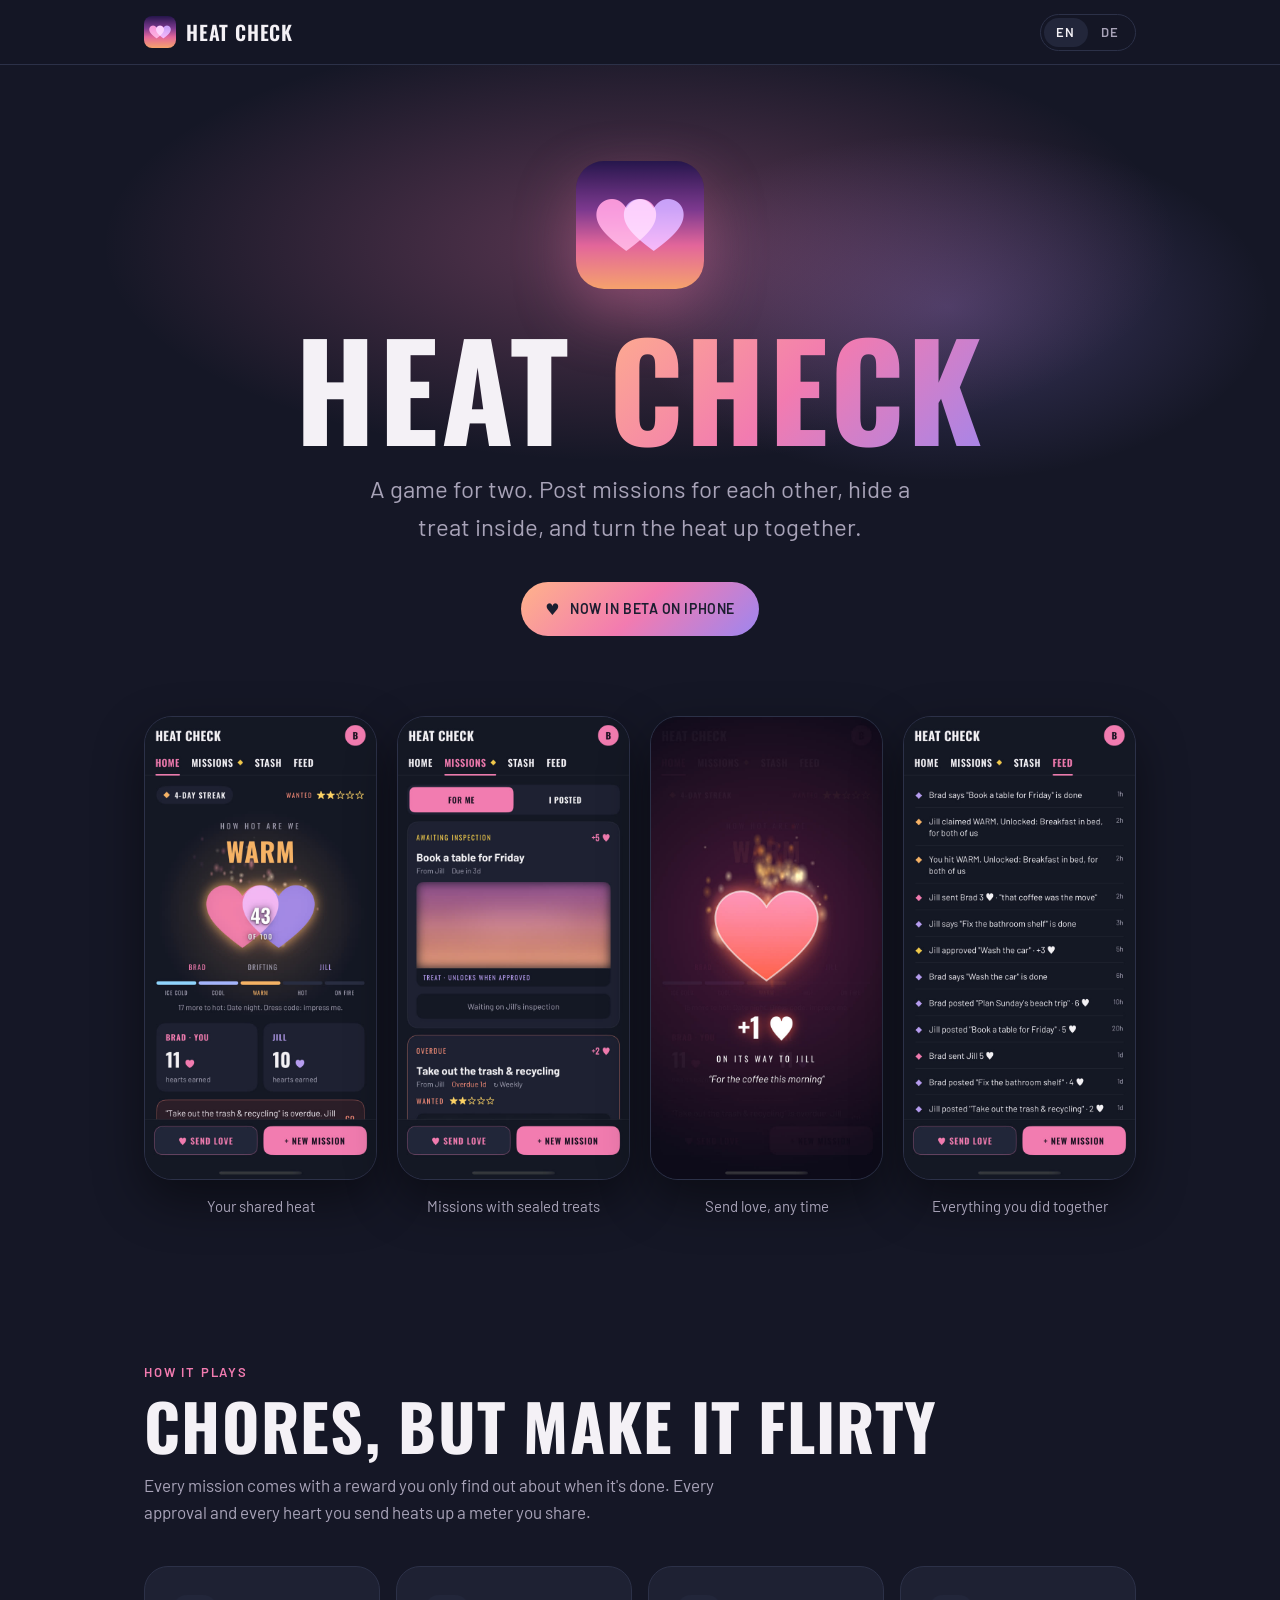
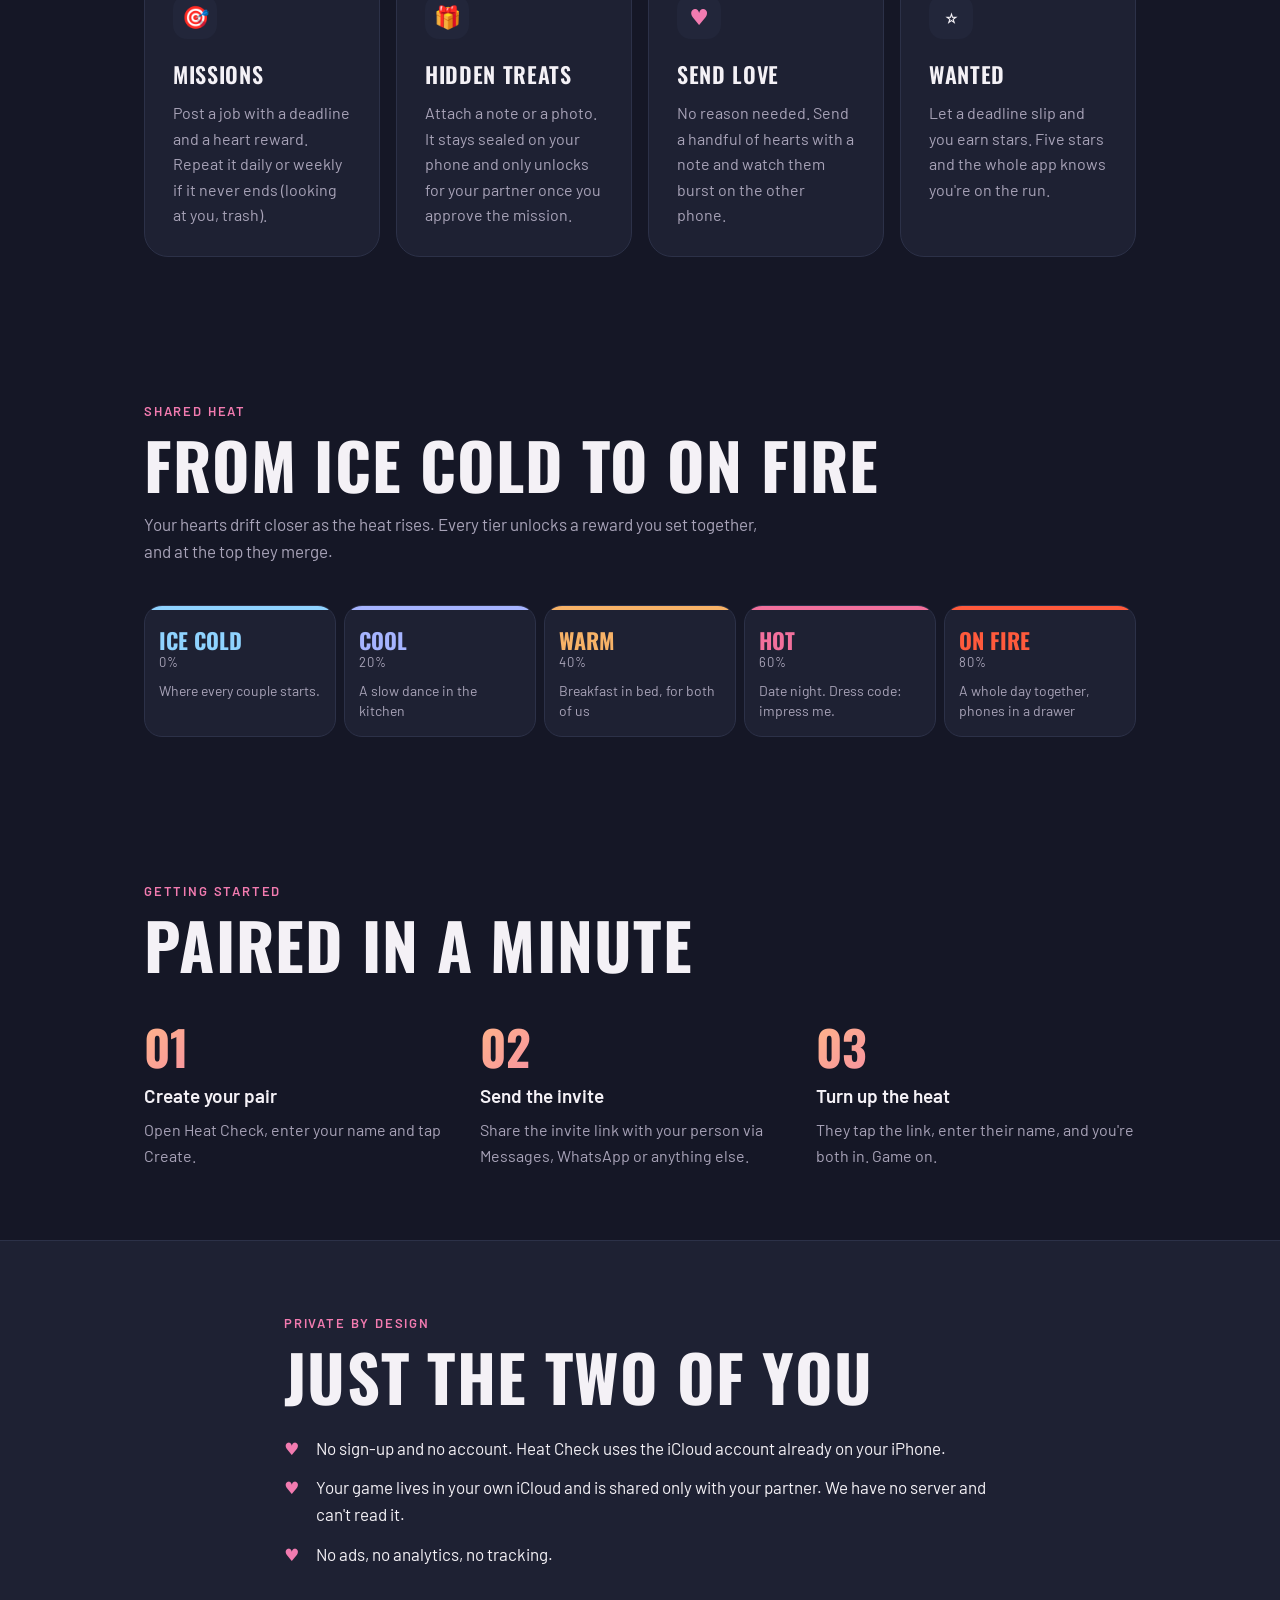
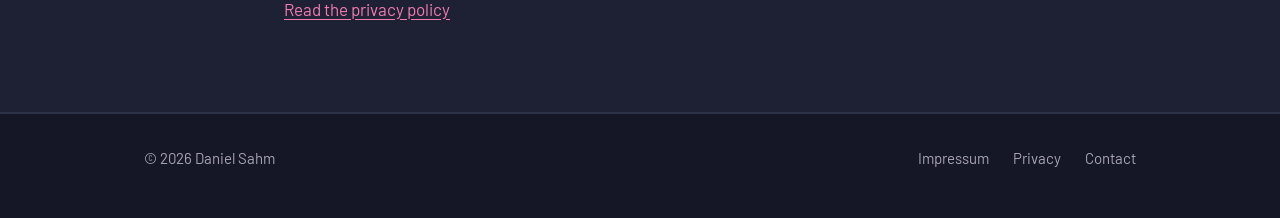
<file: index.html>
<!doctype html>
<html lang="en" data-lang="en" data-title-en="Heat Check - a game for two" data-title-de="Heat Check - ein Spiel für zwei">
<head>
  <meta charset="utf-8">
  <meta name="viewport" content="width=device-width, initial-scale=1">
  <title>Heat Check - a game for two</title>
  <meta name="description" content="Heat Check is a two-player game for couples: missions with hidden treats, hearts, and a shared heat meter that climbs from Ice Cold to On Fire.">
  <meta name="theme-color" content="#151726">
  <meta property="og:title" content="Heat Check - a game for two">
  <meta property="og:description" content="Missions with hidden treats, hearts, and a shared heat meter for couples.">
  <meta property="og:image" content="assets/icon.png">
  <link rel="icon" type="image/png" href="assets/favicon.png">
  <link rel="apple-touch-icon" href="assets/apple-touch-icon.png">
  <link rel="stylesheet" href="assets/style.css">
  <script src="assets/lang.js"></script>
</head>
<body>
  <header class="site-header">
    <div class="wrap">
      <a class="brand" href="./"><img src="assets/favicon.png" alt=""><span>Heat Check</span></a>
      <div class="lang-switch" role="group" aria-label="Language">
        <button type="button" data-set-lang="en" aria-pressed="true">EN</button>
        <button type="button" data-set-lang="de" aria-pressed="false">DE</button>
      </div>
    </div>
  </header>

  <main>
    <section class="hero">
      <div class="wrap">
        <img class="icon" src="assets/icon.png" alt="Heat Check app icon">
        <h1 class="display">Heat <span class="glow">Check</span></h1>
        <p class="tagline" lang="en">A game for two. Post missions for each other, hide a treat inside, and turn the heat up together.</p>
        <p class="tagline" lang="de">Ein Spiel für zwei. Stellt euch gegenseitig Missionen, versteckt eine Belohnung darin und dreht gemeinsam die Hitze hoch.</p>
        <span class="badge" lang="en">Now in beta on iPhone</span>
        <span class="badge" lang="de">Jetzt in der Beta fürs iPhone</span>
      </div>
    </section>

    <section class="screens-section">
      <div class="wrap">
        <div class="screens">
          <figure><img src="assets/screens/home.jpg" width="650" height="1300" alt="Heat Check home screen with the shared heat meter" loading="lazy"><figcaption lang="en">Your shared heat</figcaption><figcaption lang="de">Eure gemeinsame Hitze</figcaption></figure>
          <figure><img src="assets/screens/missions.jpg" width="650" height="1300" alt="Missions list with a sealed treat" loading="lazy"><figcaption lang="en">Missions with sealed treats</figcaption><figcaption lang="de">Missionen mit versiegelter Belohnung</figcaption></figure>
          <figure><img src="assets/screens/love.jpg" width="650" height="1300" alt="Hearts being sent with a note" loading="lazy"><figcaption lang="en">Send love, any time</figcaption><figcaption lang="de">Liebe schicken, jederzeit</figcaption></figure>
          <figure><img src="assets/screens/feed.jpg" width="650" height="1300" alt="Activity feed of the pair" loading="lazy"><figcaption lang="en">Everything you did together</figcaption><figcaption lang="de">Alles, was ihr gemeinsam gemacht habt</figcaption></figure>
        </div>
      </div>
    </section>

    <section>
      <div class="wrap">
        <p class="eyebrow" lang="en">How it plays</p>
        <p class="eyebrow" lang="de">So wird gespielt</p>
        <h2 class="display" lang="en">Chores, but make it flirty</h2>
        <h2 class="display" lang="de">Alltag, nur mit Flirt</h2>
        <p class="lead" lang="en">Every mission comes with a reward you only find out about when it's done. Every approval and every heart you send heats up a meter you share.</p>
        <p class="lead" lang="de">Jede Mission hat eine Belohnung, die erst nach getaner Arbeit enthüllt wird. Jede Freigabe und jedes Herz, das ihr schickt, heizt euer gemeinsames Thermometer auf.</p>

        <div class="grid">
          <article class="card">
            <div class="glyph" aria-hidden="true">&#x1F3AF;</div>
            <h3 lang="en">Missions</h3><h3 lang="de">Missionen</h3>
            <p lang="en">Post a job with a deadline and a heart reward. Repeat it daily or weekly if it never ends (looking at you, trash).</p>
            <p lang="de">Stell eine Aufgabe mit Deadline und Herz-Belohnung. Täglich oder wöchentlich wiederholen, wenn sie nie endet (ja, du, Müll).</p>
          </article>
          <article class="card">
            <div class="glyph" aria-hidden="true">&#x1F381;</div>
            <h3 lang="en">Hidden treats</h3><h3 lang="de">Versteckte Belohnungen</h3>
            <p lang="en">Attach a note or a photo. It stays sealed on your phone and only unlocks for your partner once you approve the mission.</p>
            <p lang="de">Häng eine Notiz oder ein Foto an. Sie bleibt versiegelt auf deinem iPhone und wird erst freigeschaltet, wenn du die Mission abnimmst.</p>
          </article>
          <article class="card">
            <div class="glyph" aria-hidden="true" style="color: var(--pink)">&#x2665;&#xFE0E;</div>
            <h3 lang="en">Send love</h3><h3 lang="de">Liebe schicken</h3>
            <p lang="en">No reason needed. Send a handful of hearts with a note and watch them burst on the other phone.</p>
            <p lang="de">Ohne Grund. Schick ein paar Herzen mit einer Nachricht und sieh zu, wie sie auf dem anderen iPhone explodieren.</p>
          </article>
          <article class="card">
            <div class="glyph" aria-hidden="true">&#x2B50;&#xFE0E;</div>
            <h3 lang="en">Wanted</h3><h3 lang="de">Gesucht</h3>
            <p lang="en">Let a deadline slip and you earn stars. Five stars and the whole app knows you're on the run.</p>
            <p lang="de">Wer eine Deadline verpasst, sammelt Sterne. Bei fünf Sternen weiß die ganze App, dass du auf der Flucht bist.</p>
          </article>
        </div>
      </div>
    </section>

    <section>
      <div class="wrap">
        <p class="eyebrow" lang="en">Shared heat</p>
        <p class="eyebrow" lang="de">Gemeinsame Hitze</p>
        <h2 class="display" lang="en">From ice cold to on fire</h2>
        <h2 class="display" lang="de">Von eiskalt bis lichterloh</h2>
        <p class="lead" lang="en">Your hearts drift closer as the heat rises. Every tier unlocks a reward you set together, and at the top they merge.</p>
        <p class="lead" lang="de">Eure Herzen rücken näher, je heißer es wird. Jede Stufe schaltet eine Belohnung frei, die ihr gemeinsam festlegt, und ganz oben verschmelzen sie.</p>
        <div class="tiers">
          <div class="tier" style="--c:#8fd3ff"><div class="name">Ice Cold</div><div class="pct">0%</div><div class="reward" lang="en">Where every couple starts.</div><div class="reward" lang="de">Hier fängt jedes Paar an.</div></div>
          <div class="tier" style="--c:#a6b4ff"><div class="name">Cool</div><div class="pct">20%</div><div class="reward" lang="en">A slow dance in the kitchen</div><div class="reward" lang="de">Ein langsamer Tanz in der Küche</div></div>
          <div class="tier" style="--c:#f7b267"><div class="name">Warm</div><div class="pct">40%</div><div class="reward" lang="en">Breakfast in bed, for both of us</div><div class="reward" lang="de">Frühstück im Bett, für uns beide</div></div>
          <div class="tier" style="--c:#f2709c"><div class="name">Hot</div><div class="pct">60%</div><div class="reward" lang="en">Date night. Dress code: impress me.</div><div class="reward" lang="de">Date Night. Dresscode: beeindrucke mich.</div></div>
          <div class="tier" style="--c:#ff5a3c"><div class="name">On Fire</div><div class="pct">80%</div><div class="reward" lang="en">A whole day together, phones in a drawer</div><div class="reward" lang="de">Ein ganzer Tag zusammen, Handys in der Schublade</div></div>
        </div>
      </div>
    </section>

    <section>
      <div class="wrap">
        <p class="eyebrow" lang="en">Getting started</p>
        <p class="eyebrow" lang="de">Loslegen</p>
        <h2 class="display" lang="en">Paired in a minute</h2>
        <h2 class="display" lang="de">In einer Minute gekoppelt</h2>
        <div class="steps">
          <div class="step">
            <h3 lang="en">Create your pair</h3><h3 lang="de">Paar erstellen</h3>
            <p lang="en">Open Heat Check, enter your name and tap Create.</p>
            <p lang="de">Öffne Heat Check, gib deinen Namen ein und tippe auf Erstellen.</p>
          </div>
          <div class="step">
            <h3 lang="en">Send the invite</h3><h3 lang="de">Einladung schicken</h3>
            <p lang="en">Share the invite link with your person via Messages, WhatsApp or anything else.</p>
            <p lang="de">Teile den Einladungslink mit deinem Menschen, per Nachrichten, WhatsApp oder wie auch immer.</p>
          </div>
          <div class="step">
            <h3 lang="en">Turn up the heat</h3><h3 lang="de">Hitze aufdrehen</h3>
            <p lang="en">They tap the link, enter their name, and you're both in. Game on.</p>
            <p lang="de">Ein Tipp auf den Link, Name eingeben, und ihr seid beide drin. Los geht's.</p>
          </div>
        </div>
      </div>
    </section>

    <section class="privacy-band">
      <div class="wrap narrow">
        <p class="eyebrow" lang="en">Private by design</p>
        <p class="eyebrow" lang="de">Privat von Anfang an</p>
        <h2 class="display" lang="en">Just the two of you</h2>
        <h2 class="display" lang="de">Nur ihr zwei</h2>
        <ul class="checks">
          <li lang="en">No sign-up and no account. Heat Check uses the iCloud account already on your iPhone.</li>
          <li lang="de">Keine Registrierung, kein Konto. Heat Check nutzt den iCloud-Account, der schon auf deinem iPhone ist.</li>
          <li lang="en">Your game lives in your own iCloud and is shared only with your partner. We have no server and can't read it.</li>
          <li lang="de">Euer Spiel liegt in eurem eigenen iCloud und wird nur mit deinem Partner geteilt. Wir haben keinen Server und können es nicht lesen.</li>
          <li lang="en">No ads, no analytics, no tracking.</li>
          <li lang="de">Keine Werbung, keine Analyse, kein Tracking.</li>
        </ul>
        <p style="margin-top: 28px"><a href="privacy.html" lang="en">Read the privacy policy</a><a href="privacy.html" lang="de">Zur Datenschutzerklärung</a></p>
      </div>
    </section>
  </main>

  <footer class="site-footer">
    <div class="wrap">
      <span>&copy; 2026 Daniel Sahm</span>
      <nav>
        <a href="impressum.html">Impressum</a>
        <a href="privacy.html" lang="en">Privacy</a><a href="privacy.html" lang="de">Datenschutz</a>
        <a href="mailto:dsahm.dev@gmail.com" lang="en">Contact</a><a href="mailto:dsahm.dev@gmail.com" lang="de">Kontakt</a>
      </nav>
    </div>
  </footer>
</body>
</html>
</file>
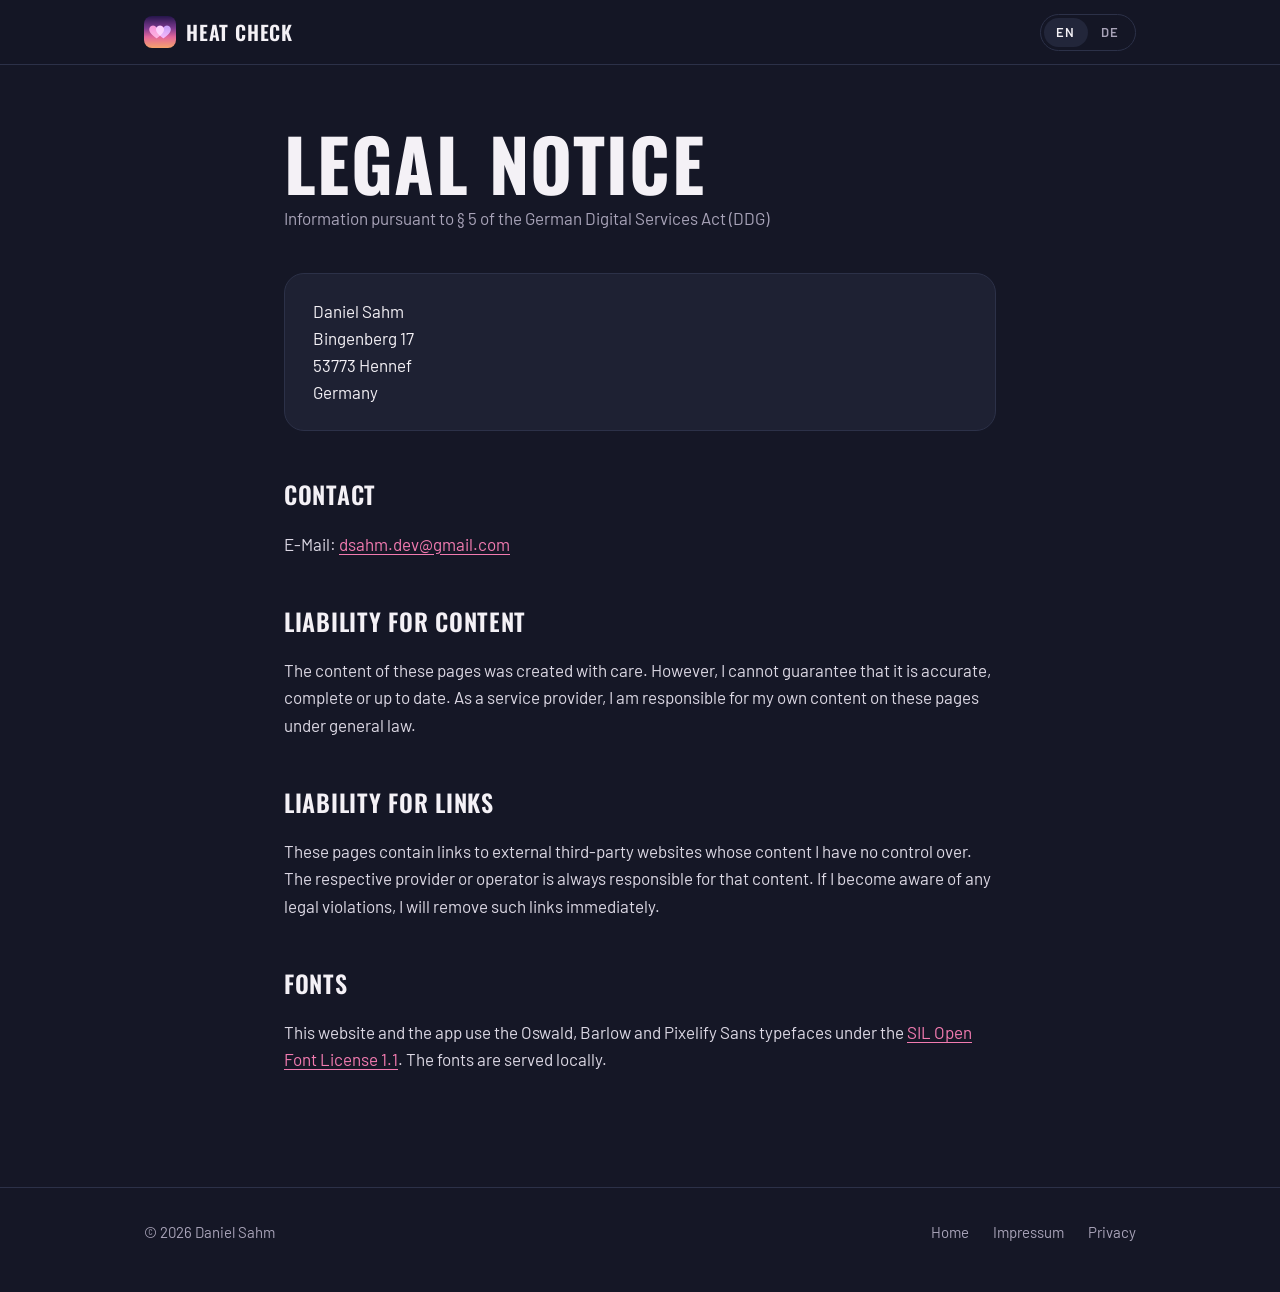
<file: impressum.html>
<!doctype html>
<html lang="de" data-lang="de" data-title-en="Legal notice - Heat Check" data-title-de="Impressum - Heat Check">
<head>
  <meta charset="utf-8">
  <meta name="viewport" content="width=device-width, initial-scale=1">
  <title>Impressum - Heat Check</title>
  <meta name="robots" content="noindex">
  <meta name="theme-color" content="#151726">
  <link rel="icon" type="image/png" href="assets/favicon.png">
  <link rel="stylesheet" href="assets/style.css">
  <script src="assets/lang.js"></script>
</head>
<body>
  <header class="site-header">
    <div class="wrap">
      <a class="brand" href="./"><img src="assets/favicon.png" alt=""><span>Heat Check</span></a>
      <div class="lang-switch" role="group" aria-label="Language">
        <button type="button" data-set-lang="en" aria-pressed="false">EN</button>
        <button type="button" data-set-lang="de" aria-pressed="true">DE</button>
      </div>
    </div>
  </header>

  <main class="legal">
    <div class="wrap narrow">
      <h1 class="display" lang="de">Impressum</h1>
      <h1 class="display" lang="en">Legal notice</h1>
      <p class="updated" lang="de">Angaben gemäß § 5 Digitale-Dienste-Gesetz (DDG)</p>
      <p class="updated" lang="en">Information pursuant to § 5 of the German Digital Services Act (DDG)</p>

      <div class="box">
        <address>
          Daniel Sahm<br>
          Bingenberg 17<br>
          53773 Hennef<br>
          <span lang="de">Deutschland</span><span lang="en">Germany</span>
        </address>
      </div>

      <h2 lang="de">Kontakt</h2>
      <h2 lang="en">Contact</h2>
      <p>E-Mail: <a href="mailto:dsahm.dev@gmail.com">dsahm.dev@gmail.com</a></p>

      <h2 lang="de">Haftung für Inhalte</h2>
      <h2 lang="en">Liability for content</h2>
      <p lang="de">Die Inhalte dieser Seiten wurden mit Sorgfalt erstellt. Für die Richtigkeit, Vollständigkeit und Aktualität der Inhalte kann ich jedoch keine Gewähr übernehmen. Als Diensteanbieter bin ich für eigene Inhalte auf diesen Seiten nach den allgemeinen Gesetzen verantwortlich.</p>
      <p lang="en">The content of these pages was created with care. However, I cannot guarantee that it is accurate, complete or up to date. As a service provider, I am responsible for my own content on these pages under general law.</p>

      <h2 lang="de">Haftung für Links</h2>
      <h2 lang="en">Liability for links</h2>
      <p lang="de">Diese Seiten enthalten Links zu externen Websites Dritter, auf deren Inhalte ich keinen Einfluss habe. Für diese fremden Inhalte ist stets der jeweilige Anbieter oder Betreiber verantwortlich. Bei Bekanntwerden von Rechtsverletzungen werde ich derartige Links umgehend entfernen.</p>
      <p lang="en">These pages contain links to external third-party websites whose content I have no control over. The respective provider or operator is always responsible for that content. If I become aware of any legal violations, I will remove such links immediately.</p>

      <h2 lang="de">Schriftarten</h2>
      <h2 lang="en">Fonts</h2>
      <p lang="de">Diese Website und die App verwenden die Schriften Oswald, Barlow und Pixelify Sans unter der <a href="assets/fonts/OFL-LICENSE.txt">SIL Open Font License 1.1</a>. Die Schriften werden lokal ausgeliefert.</p>
      <p lang="en">This website and the app use the Oswald, Barlow and Pixelify Sans typefaces under the <a href="assets/fonts/OFL-LICENSE.txt">SIL Open Font License 1.1</a>. The fonts are served locally.</p>
    </div>
  </main>

  <footer class="site-footer">
    <div class="wrap">
      <span>&copy; 2026 Daniel Sahm</span>
      <nav>
        <a href="./">Home</a>
        <a href="impressum.html">Impressum</a>
        <a href="privacy.html" lang="en">Privacy</a><a href="privacy.html" lang="de">Datenschutz</a>
      </nav>
    </div>
  </footer>
</body>
</html>
</file>
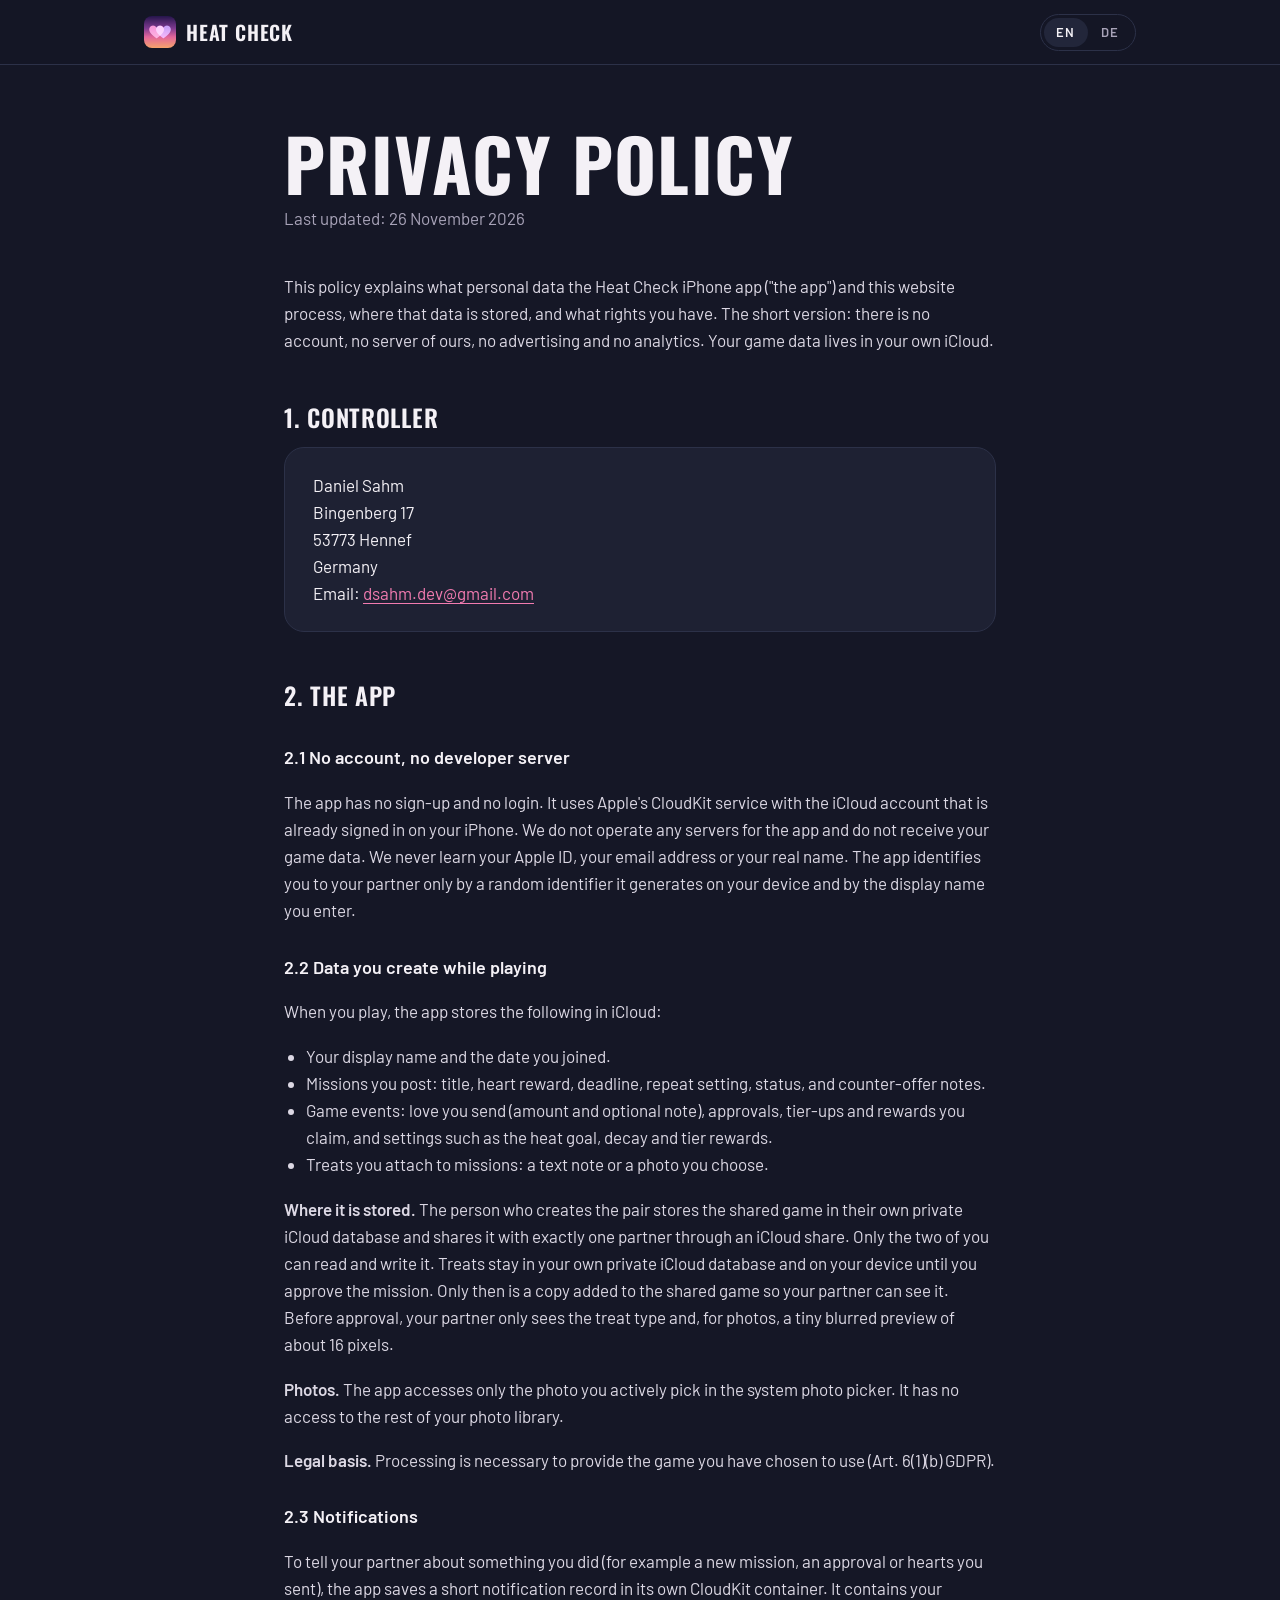
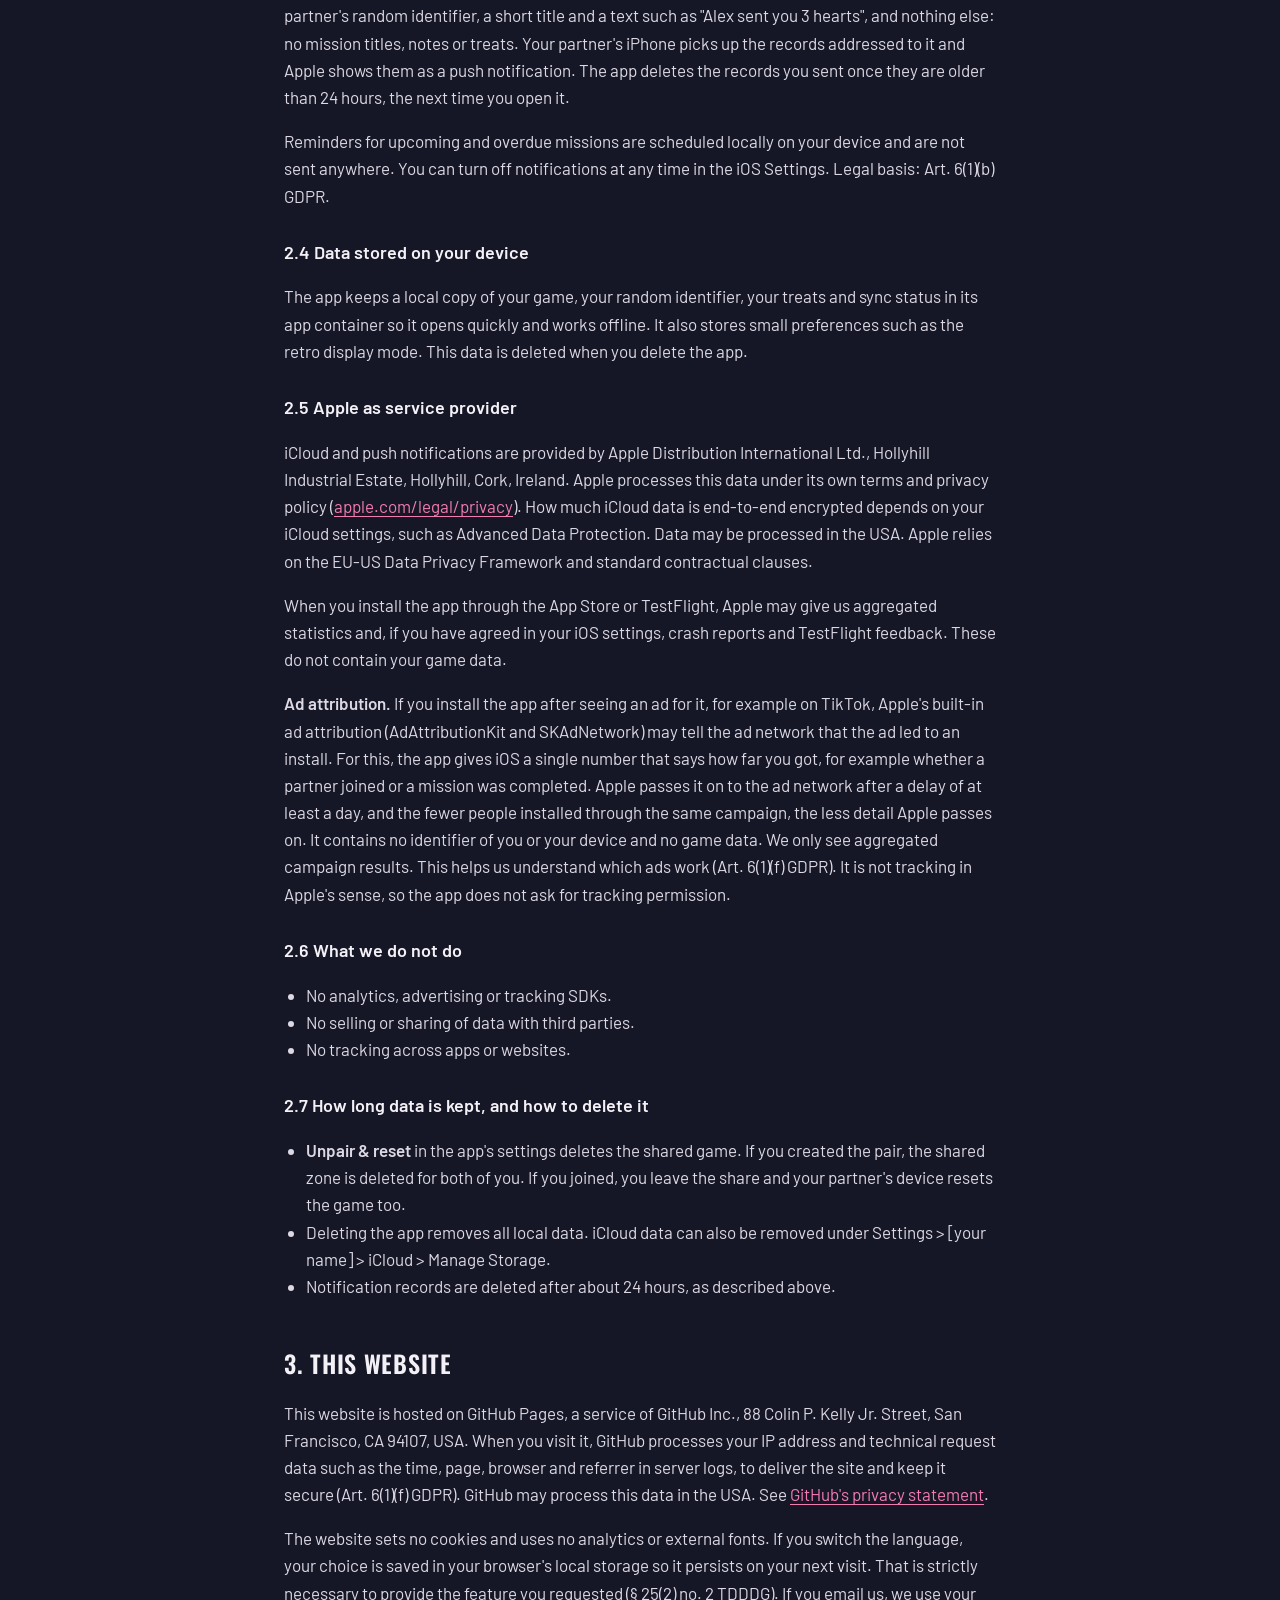
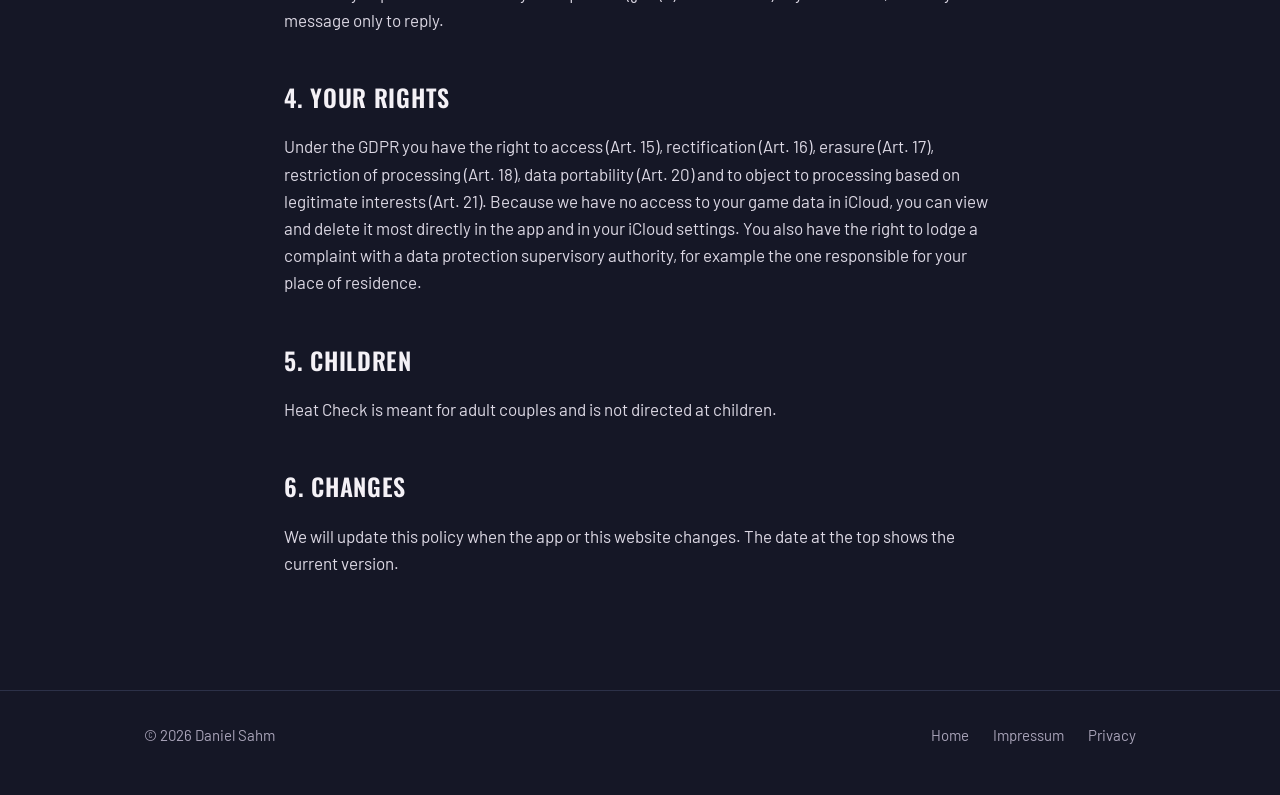
<file: privacy.html>
<!doctype html>
<html lang="en" data-lang="en" data-title-en="Privacy policy - Heat Check" data-title-de="Datenschutzerklärung - Heat Check">
<head>
  <meta charset="utf-8">
  <meta name="viewport" content="width=device-width, initial-scale=1">
  <title>Privacy policy - Heat Check</title>
  <meta name="theme-color" content="#151726">
  <link rel="icon" type="image/png" href="assets/favicon.png">
  <link rel="stylesheet" href="assets/style.css">
  <script src="assets/lang.js"></script>
</head>
<body>
  <header class="site-header">
    <div class="wrap">
      <a class="brand" href="./"><img src="assets/favicon.png" alt=""><span>Heat Check</span></a>
      <div class="lang-switch" role="group" aria-label="Language">
        <button type="button" data-set-lang="en" aria-pressed="true">EN</button>
        <button type="button" data-set-lang="de" aria-pressed="false">DE</button>
      </div>
    </div>
  </header>

  <main class="legal">
    <!-- ENGLISH -->
    <div class="wrap narrow" lang="en">
      <h1 class="display">Privacy policy</h1>
      <p class="updated">Last updated: 26 November 2026</p>

      <p>This policy explains what personal data the Heat Check iPhone app ("the app") and this website process, where that data is stored, and what rights you have. The short version: there is no account, no server of ours, no advertising and no analytics. Your game data lives in your own iCloud.</p>

      <h2>1. Controller</h2>
      <div class="box">
        <address>
          Daniel Sahm<br>
          Bingenberg 17<br>
          53773 Hennef<br>
          Germany<br>
          Email: <a href="mailto:dsahm.dev@gmail.com">dsahm.dev@gmail.com</a>
        </address>
      </div>

      <h2>2. The app</h2>
      <h3>2.1 No account, no developer server</h3>
      <p>The app has no sign-up and no login. It uses Apple's CloudKit service with the iCloud account that is already signed in on your iPhone. We do not operate any servers for the app and do not receive your game data. We never learn your Apple ID, your email address or your real name. The app identifies you to your partner only by a random identifier it generates on your device and by the display name you enter.</p>

      <h3>2.2 Data you create while playing</h3>
      <p>When you play, the app stores the following in iCloud:</p>
      <ul>
        <li>Your display name and the date you joined.</li>
        <li>Missions you post: title, heart reward, deadline, repeat setting, status, and counter-offer notes.</li>
        <li>Game events: love you send (amount and optional note), approvals, tier-ups and rewards you claim, and settings such as the heat goal, decay and tier rewards.</li>
        <li>Treats you attach to missions: a text note or a photo you choose.</li>
      </ul>
      <p><strong>Where it is stored.</strong> The person who creates the pair stores the shared game in their own private iCloud database and shares it with exactly one partner through an iCloud share. Only the two of you can read and write it. Treats stay in your own private iCloud database and on your device until you approve the mission. Only then is a copy added to the shared game so your partner can see it. Before approval, your partner only sees the treat type and, for photos, a tiny blurred preview of about 16 pixels.</p>
      <p><strong>Photos.</strong> The app accesses only the photo you actively pick in the system photo picker. It has no access to the rest of your photo library.</p>
      <p><strong>Legal basis.</strong> Processing is necessary to provide the game you have chosen to use (Art. 6(1)(b) GDPR).</p>

      <h3>2.3 Notifications</h3>
      <p>To tell your partner about something you did (for example a new mission, an approval or hearts you sent), the app saves a short notification record in its own CloudKit container. It contains your partner's random identifier, a short title and a text such as "Alex sent you 3 hearts", and nothing else: no mission titles, notes or treats. Your partner's iPhone picks up the records addressed to it and Apple shows them as a push notification. The app deletes the records you sent once they are older than 24 hours, the next time you open it.</p>
      <p>Reminders for upcoming and overdue missions are scheduled locally on your device and are not sent anywhere. You can turn off notifications at any time in the iOS Settings. Legal basis: Art. 6(1)(b) GDPR.</p>

      <h3>2.4 Data stored on your device</h3>
      <p>The app keeps a local copy of your game, your random identifier, your treats and sync status in its app container so it opens quickly and works offline. It also stores small preferences such as the retro display mode. This data is deleted when you delete the app.</p>

      <h3>2.5 Apple as service provider</h3>
      <p>iCloud and push notifications are provided by Apple Distribution International Ltd., Hollyhill Industrial Estate, Hollyhill, Cork, Ireland. Apple processes this data under its own terms and privacy policy (<a href="https://www.apple.com/legal/privacy/">apple.com/legal/privacy</a>). How much iCloud data is end-to-end encrypted depends on your iCloud settings, such as Advanced Data Protection. Data may be processed in the USA. Apple relies on the EU-US Data Privacy Framework and standard contractual clauses.</p>
      <p>When you install the app through the App Store or TestFlight, Apple may give us aggregated statistics and, if you have agreed in your iOS settings, crash reports and TestFlight feedback. These do not contain your game data.</p>
      <p><strong>Ad attribution.</strong> If you install the app after seeing an ad for it, for example on TikTok, Apple's built-in ad attribution (AdAttributionKit and SKAdNetwork) may tell the ad network that the ad led to an install. For this, the app gives iOS a single number that says how far you got, for example whether a partner joined or a mission was completed. Apple passes it on to the ad network after a delay of at least a day, and the fewer people installed through the same campaign, the less detail Apple passes on. It contains no identifier of you or your device and no game data. We only see aggregated campaign results. This helps us understand which ads work (Art. 6(1)(f) GDPR). It is not tracking in Apple's sense, so the app does not ask for tracking permission.</p>

      <h3>2.6 What we do not do</h3>
      <ul>
        <li>No analytics, advertising or tracking SDKs.</li>
        <li>No selling or sharing of data with third parties.</li>
        <li>No tracking across apps or websites.</li>
      </ul>

      <h3>2.7 How long data is kept, and how to delete it</h3>
      <ul>
        <li><strong>Unpair &amp; reset</strong> in the app's settings deletes the shared game. If you created the pair, the shared zone is deleted for both of you. If you joined, you leave the share and your partner's device resets the game too.</li>
        <li>Deleting the app removes all local data. iCloud data can also be removed under Settings &gt; [your name] &gt; iCloud &gt; Manage Storage.</li>
        <li>Notification records are deleted after about 24 hours, as described above.</li>
      </ul>

      <h2>3. This website</h2>
      <p>This website is hosted on GitHub Pages, a service of GitHub Inc., 88 Colin P. Kelly Jr. Street, San Francisco, CA 94107, USA. When you visit it, GitHub processes your IP address and technical request data such as the time, page, browser and referrer in server logs, to deliver the site and keep it secure (Art. 6(1)(f) GDPR). GitHub may process this data in the USA. See <a href="https://docs.github.com/en/site-policy/privacy-policies/github-general-privacy-statement">GitHub's privacy statement</a>.</p>
      <p>The website sets no cookies and uses no analytics or external fonts. If you switch the language, your choice is saved in your browser's local storage so it persists on your next visit. That is strictly necessary to provide the feature you requested (§ 25(2) no. 2 TDDDG). If you email us, we use your message only to reply.</p>

      <h2>4. Your rights</h2>
      <p>Under the GDPR you have the right to access (Art. 15), rectification (Art. 16), erasure (Art. 17), restriction of processing (Art. 18), data portability (Art. 20) and to object to processing based on legitimate interests (Art. 21). Because we have no access to your game data in iCloud, you can view and delete it most directly in the app and in your iCloud settings. You also have the right to lodge a complaint with a data protection supervisory authority, for example the one responsible for your place of residence.</p>

      <h2>5. Children</h2>
      <p>Heat Check is meant for adult couples and is not directed at children.</p>

      <h2>6. Changes</h2>
      <p>We will update this policy when the app or this website changes. The date at the top shows the current version.</p>
    </div>

    <!-- DEUTSCH -->
    <div class="wrap narrow" lang="de">
      <h1 class="display">Datenschutz&shy;erklärung</h1>
      <p class="updated">Stand: 26. November 2026</p>

      <p>Diese Erklärung beschreibt, welche personenbezogenen Daten die iPhone-App Heat Check („die App“) und diese Website verarbeiten, wo sie gespeichert werden und welche Rechte du hast. Kurz gesagt: kein Konto, kein eigener Server, keine Werbung, keine Analyse. Eure Spieldaten liegen in eurem eigenen iCloud.</p>

      <h2>1. Verantwortlicher</h2>
      <div class="box">
        <address>
          Daniel Sahm<br>
          Bingenberg 17<br>
          53773 Hennef<br>
          Deutschland<br>
          E-Mail: <a href="mailto:dsahm.dev@gmail.com">dsahm.dev@gmail.com</a>
        </address>
      </div>

      <h2>2. Die App</h2>
      <h3>2.1 Kein Konto, kein Server des Entwicklers</h3>
      <p>Die App hat keine Registrierung und keinen Login. Sie nutzt Apples Dienst CloudKit mit dem iCloud-Account, der auf deinem iPhone bereits angemeldet ist. Wir betreiben keine eigenen Server für die App und erhalten deine Spieldaten nicht. Wir erfahren weder deine Apple-ID noch deine E-Mail-Adresse oder deinen echten Namen. Gegenüber deinem Partner wirst du nur über eine zufällige Kennung, die auf deinem Gerät erzeugt wird, und den Anzeigenamen identifiziert, den du eingibst.</p>

      <h3>2.2 Daten, die beim Spielen entstehen</h3>
      <p>Beim Spielen speichert die App Folgendes in iCloud:</p>
      <ul>
        <li>Deinen Anzeigenamen und das Beitrittsdatum.</li>
        <li>Missionen, die du stellst: Titel, Herz-Belohnung, Deadline, Wiederholung, Status und Notizen zu Gegenangeboten.</li>
        <li>Spielereignisse: gesendete Liebe (Anzahl und optionale Nachricht), Freigaben, erreichte Stufen und eingelöste Belohnungen sowie Einstellungen wie Hitzeziel, Abkühlung und Stufenbelohnungen.</li>
        <li>Belohnungen, die du an Missionen hängst: eine Textnotiz oder ein Foto deiner Wahl.</li>
      </ul>
      <p><strong>Speicherort.</strong> Wer das Paar erstellt, speichert das gemeinsame Spiel in der eigenen privaten iCloud-Datenbank und teilt es per iCloud-Freigabe mit genau einem Partner. Nur ihr beide könnt es lesen und bearbeiten. Belohnungen bleiben in deiner eigenen privaten iCloud-Datenbank und auf deinem Gerät, bis du die Mission abnimmst. Erst dann wird eine Kopie ins gemeinsame Spiel gelegt, damit dein Partner sie sehen kann. Vor der Freigabe sieht dein Partner nur die Art der Belohnung und bei Fotos eine winzige, unscharfe Vorschau von etwa 16 Pixeln.</p>
      <p><strong>Fotos.</strong> Die App greift nur auf das Foto zu, das du aktiv in der Fotoauswahl des Systems auswählst. Auf den Rest deiner Mediathek hat sie keinen Zugriff.</p>
      <p><strong>Rechtsgrundlage.</strong> Die Verarbeitung ist erforderlich, um das Spiel bereitzustellen, das du nutzen möchtest (Art. 6 Abs. 1 lit. b DSGVO).</p>

      <h3>2.3 Mitteilungen</h3>
      <p>Um deinen Partner über eine Aktion zu informieren (zum Beispiel eine neue Mission, eine Freigabe oder gesendete Herzen), speichert die App einen kurzen Mitteilungsdatensatz in ihrem eigenen CloudKit-Container. Er enthält die zufällige Kennung deines Partners, einen kurzen Titel und einen Text wie „Alex hat dir 3 Herzen geschickt“ und sonst nichts: keine Missionstitel, Notizen oder Belohnungen. Das iPhone deines Partners holt die an es adressierten Datensätze ab und Apple zeigt sie als Push-Mitteilung an. Die App löscht die von dir gesendeten Datensätze, sobald sie älter als 24 Stunden sind, beim nächsten Öffnen.</p>
      <p>Erinnerungen an bald fällige und überfällige Missionen werden lokal auf deinem Gerät geplant und nirgendwohin gesendet. Mitteilungen kannst du jederzeit in den iOS-Einstellungen abschalten. Rechtsgrundlage: Art. 6 Abs. 1 lit. b DSGVO.</p>

      <h3>2.4 Daten auf deinem Gerät</h3>
      <p>Die App speichert eine lokale Kopie eures Spiels, deine zufällige Kennung, deine Belohnungen und den Synchronisationsstatus in ihrem App-Container, damit sie schnell startet und offline funktioniert. Außerdem speichert sie kleine Einstellungen wie den Retro-Modus. Diese Daten werden gelöscht, wenn du die App löschst.</p>

      <h3>2.5 Apple als Dienstleister</h3>
      <p>iCloud und Push-Mitteilungen werden von Apple Distribution International Ltd., Hollyhill Industrial Estate, Hollyhill, Cork, Irland, bereitgestellt. Apple verarbeitet diese Daten nach eigenen Bedingungen und eigener Datenschutzrichtlinie (<a href="https://www.apple.com/de/legal/privacy/">apple.com/de/legal/privacy</a>). Wie viele iCloud-Daten Ende-zu-Ende-verschlüsselt sind, hängt von deinen iCloud-Einstellungen ab, etwa vom erweiterten Datenschutz. Eine Verarbeitung in den USA ist möglich. Apple stützt sich dabei auf das EU-US Data Privacy Framework und Standardvertragsklauseln.</p>
      <p>Wenn du die App über den App Store oder TestFlight installierst, kann Apple uns zusammengefasste Statistiken und, sofern du in den iOS-Einstellungen zugestimmt hast, Absturzberichte und TestFlight-Feedback zur Verfügung stellen. Diese enthalten keine Spieldaten.</p>
      <p><strong>Werbe-Attribution.</strong> Wenn du die App installierst, nachdem du eine Anzeige für sie gesehen hast, zum Beispiel auf TikTok, kann Apples eingebaute Werbe-Attribution (AdAttributionKit und SKAdNetwork) dem Werbenetzwerk mitteilen, dass die Anzeige zu einer Installation geführt hat. Dafür gibt die App an iOS eine einzelne Zahl weiter, die angibt, wie weit du gekommen bist, etwa ob ein Partner beigetreten ist oder eine Mission abgeschlossen wurde. Apple übermittelt sie frühestens nach einem Tag an das Werbenetzwerk, und je weniger Menschen über dieselbe Kampagne installiert haben, desto weniger Details gibt Apple weiter. Die Meldung enthält keine Kennung von dir oder deinem Gerät und keine Spieldaten. Wir sehen nur zusammengefasste Kampagnenergebnisse. So erkennen wir, welche Anzeigen funktionieren (Art. 6 Abs. 1 lit. f DSGVO). Das ist kein Tracking im Sinne von Apple, daher fragt die App nicht nach einer Tracking-Erlaubnis.</p>

      <h3>2.6 Was wir nicht tun</h3>
      <ul>
        <li>Keine Analyse-, Werbe- oder Tracking-SDKs.</li>
        <li>Kein Verkauf und keine Weitergabe von Daten an Dritte.</li>
        <li>Kein Tracking über Apps oder Websites hinweg.</li>
      </ul>

      <h3>2.7 Speicherdauer und Löschung</h3>
      <ul>
        <li><strong>Unpair &amp; reset</strong> in den Einstellungen der App löscht das gemeinsame Spiel. Wenn du das Paar erstellt hast, wird der gemeinsame Bereich für euch beide gelöscht. Wenn du beigetreten bist, verlässt du die Freigabe, und das Gerät deines Partners setzt das Spiel ebenfalls zurück.</li>
        <li>Das Löschen der App entfernt alle lokalen Daten. iCloud-Daten kannst du zusätzlich unter Einstellungen &gt; [dein Name] &gt; iCloud &gt; Speicher verwalten entfernen.</li>
        <li>Mitteilungsdatensätze werden wie oben beschrieben nach etwa 24 Stunden gelöscht.</li>
      </ul>

      <h2>3. Diese Website</h2>
      <p>Diese Website wird über GitHub Pages bereitgestellt, einen Dienst der GitHub Inc., 88 Colin P. Kelly Jr. Street, San Francisco, CA 94107, USA. Beim Aufruf verarbeitet GitHub deine IP-Adresse und technische Anfragedaten wie Zeitpunkt, Seite, Browser und Referrer in Server-Logs, um die Seite auszuliefern und abzusichern (Art. 6 Abs. 1 lit. f DSGVO). GitHub kann diese Daten in den USA verarbeiten. Siehe die <a href="https://docs.github.com/en/site-policy/privacy-policies/github-general-privacy-statement">Datenschutzerklärung von GitHub</a>.</p>
      <p>Die Website setzt keine Cookies und nutzt weder Analyse-Tools noch externe Schriftarten. Wenn du die Sprache umschaltest, wird deine Auswahl im lokalen Speicher deines Browsers abgelegt, damit sie beim nächsten Besuch erhalten bleibt. Das ist für die von dir gewünschte Funktion unbedingt erforderlich (§ 25 Abs. 2 Nr. 2 TDDDG). Wenn du uns per E-Mail schreibst, nutzen wir deine Nachricht nur zur Beantwortung.</p>

      <h2>4. Deine Rechte</h2>
      <p>Nach der DSGVO hast du das Recht auf Auskunft (Art. 15), Berichtigung (Art. 16), Löschung (Art. 17), Einschränkung der Verarbeitung (Art. 18), Datenübertragbarkeit (Art. 20) und Widerspruch gegen Verarbeitungen auf Grundlage berechtigter Interessen (Art. 21). Da wir keinen Zugriff auf deine Spieldaten in iCloud haben, kannst du sie am direktesten in der App und in deinen iCloud-Einstellungen einsehen und löschen. Außerdem hast du das Recht, dich bei einer Datenschutz-Aufsichtsbehörde zu beschweren, etwa bei der für deinen Wohnort zuständigen.</p>

      <h2>5. Kinder</h2>
      <p>Heat Check richtet sich an erwachsene Paare und nicht an Kinder.</p>

      <h2>6. Änderungen</h2>
      <p>Wir passen diese Erklärung an, wenn sich die App oder diese Website ändert. Das Datum oben zeigt den aktuellen Stand.</p>
    </div>
  </main>

  <footer class="site-footer">
    <div class="wrap">
      <span>&copy; 2026 Daniel Sahm</span>
      <nav>
        <a href="./">Home</a>
        <a href="impressum.html">Impressum</a>
        <a href="privacy.html" lang="en">Privacy</a><a href="privacy.html" lang="de">Datenschutz</a>
      </nav>
    </div>
  </footer>
</body>
</html>
</file>
<file: assets/style.css>
@font-face { font-family: "Oswald"; src: url("fonts/Oswald-Variable.ttf") format("truetype"); font-weight: 200 700; font-display: swap; }
@font-face { font-family: "Barlow"; src: url("fonts/Barlow-Regular.ttf") format("truetype"); font-weight: 400; font-display: swap; }
@font-face { font-family: "Barlow"; src: url("fonts/Barlow-SemiBold.ttf") format("truetype"); font-weight: 600; font-display: swap; }

:root {
  --bg: #151726;
  --surface: #1e2133;
  --surface-2: #22263a;
  --line: #2c3148;
  --text: #f4f1f6;
  --muted: #a8a3b8;
  --pink: #f27bb0;
  --lavender: #b79cf0;
  --gold: #f2c94c;
  --coral: #ff8f7a;
  --sunset: linear-gradient(135deg, #ffb38a 0%, #f27bb0 50%, #9d86f0 100%);
  color-scheme: dark;
}

* { box-sizing: border-box; }
html { -webkit-text-size-adjust: 100%; }
body {
  margin: 0;
  background: var(--bg);
  color: var(--text);
  font: 400 17px/1.6 "Barlow", system-ui, sans-serif;
  overflow-x: hidden;
}
a { color: var(--pink); text-underline-offset: 3px; }
a:hover { color: var(--text); }

html[data-lang="en"] [lang="de"]:not(html),
html[data-lang="de"] [lang="en"]:not(html) { display: none !important; }

.wrap { max-width: 1040px; margin: 0 auto; padding: 0 24px; }
.narrow { max-width: 760px; }

.display {
  font-family: "Oswald", "Barlow", sans-serif;
  text-transform: uppercase;
  letter-spacing: 0.02em;
  line-height: 0.95;
  font-weight: 700;
}

/* Header */
.site-header { position: sticky; top: 0; z-index: 10; background: rgba(21, 23, 38, 0.85); backdrop-filter: blur(12px); -webkit-backdrop-filter: blur(12px); border-bottom: 1px solid var(--line); }
.site-header .wrap { display: flex; align-items: center; justify-content: space-between; height: 64px; }
.brand { display: flex; align-items: center; gap: 10px; color: var(--text); text-decoration: none; }
.brand img { width: 32px; height: 32px; border-radius: 8px; }
.brand span { font-family: "Oswald", sans-serif; font-weight: 600; text-transform: uppercase; letter-spacing: 0.04em; font-size: 20px; }
.lang-switch { display: flex; border: 1px solid var(--line); border-radius: 999px; padding: 3px; }
.lang-switch button { all: unset; cursor: pointer; font: 600 13px/1 "Barlow", sans-serif; letter-spacing: 0.08em; color: var(--muted); padding: 8px 12px; border-radius: 999px; min-width: 20px; text-align: center; }
.lang-switch button[aria-pressed="true"] { background: var(--surface-2); color: var(--text); }
.lang-switch button:focus-visible { outline: 2px solid var(--pink); }

/* Hero */
.hero { position: relative; padding: 96px 0 80px; text-align: center; overflow: hidden; }
.hero::before {
  content: ""; position: absolute; inset: -20% -10% auto; height: 620px; z-index: -1;
  background: radial-gradient(closest-side, rgba(242, 123, 176, 0.32), transparent 70%),
              radial-gradient(closest-side at 70% 60%, rgba(157, 134, 240, 0.28), transparent 70%);
}
.hero .icon { width: 128px; height: 128px; border-radius: 28px; box-shadow: 0 24px 60px rgba(242, 123, 176, 0.35); }
.hero h1 { font-size: clamp(64px, 14vw, 132px); margin: 28px 0 0; }
.hero h1 .glow { background: var(--sunset); -webkit-background-clip: text; background-clip: text; color: transparent; }
.hero .tagline { font-size: clamp(19px, 2.6vw, 24px); color: var(--muted); max-width: 560px; margin: 20px auto 0; }
.badge { display: inline-flex; align-items: center; gap: 10px; margin-top: 36px; padding: 14px 24px; border-radius: 999px; background: var(--sunset); color: #1b1e30; font-weight: 600; letter-spacing: 0.04em; text-transform: uppercase; font-size: 14px; }
.badge::before { content: "\2665\FE0E"; font-size: 16px; }

/* Screenshots */
.screens-section { padding-top: 0; }
.screens { display: grid; grid-template-columns: repeat(4, 1fr); gap: 20px; }
.screens figure { margin: 0; text-align: center; }
.screens img { display: block; width: 100%; height: auto; border-radius: 28px; border: 1px solid var(--line); box-shadow: 0 20px 50px rgba(0, 0, 0, 0.45); }
.screens figcaption { margin-top: 14px; color: var(--muted); font-size: 15px; }

/* Sections */
section { padding: 72px 0; }
.eyebrow { color: var(--pink); font-weight: 600; letter-spacing: 0.14em; text-transform: uppercase; font-size: 13px; margin: 0 0 12px; }
h2.display { font-size: clamp(40px, 7vw, 64px); margin: 0 0 16px; }
.lead { color: var(--muted); max-width: 620px; margin: 0; }

.grid { display: grid; gap: 16px; grid-template-columns: repeat(auto-fit, minmax(230px, 1fr)); margin-top: 40px; }
.card { background: var(--surface); border: 1px solid var(--line); border-radius: 24px; padding: 28px; }
.card .glyph { width: 44px; height: 44px; border-radius: 14px; display: grid; place-items: center; font-size: 22px; background: var(--surface-2); margin-bottom: 18px; }
.card h3 { font-family: "Oswald", sans-serif; text-transform: uppercase; font-weight: 600; letter-spacing: 0.03em; font-size: 22px; margin: 0 0 8px; }
.card p { margin: 0; color: var(--muted); font-size: 16px; }

/* Tiers */
.tiers { display: grid; grid-template-columns: repeat(5, 1fr); gap: 8px; margin-top: 40px; }
.tier { border-radius: 18px; padding: 18px 14px 16px; background: var(--surface); border: 1px solid var(--line); position: relative; overflow: hidden; }
.tier::before { content: ""; position: absolute; inset: 0 0 auto; height: 4px; background: var(--c); }
.tier .pct { color: var(--muted); font-size: 13px; letter-spacing: 0.08em; }
.tier .name { font-family: "Oswald", sans-serif; font-weight: 700; font-size: 22px; color: var(--c); text-transform: uppercase; line-height: 1.1; margin-top: 4px; }
.tier .reward { color: var(--muted); font-size: 14px; margin-top: 8px; line-height: 1.4; }

/* Steps */
.steps { counter-reset: step; display: grid; gap: 16px; grid-template-columns: repeat(auto-fit, minmax(240px, 1fr)); margin-top: 40px; }
.step { counter-increment: step; padding-top: 8px; }
.step::before { content: counter(step, decimal-leading-zero); font-family: "Oswald", sans-serif; font-weight: 700; font-size: 48px; background: var(--sunset); -webkit-background-clip: text; background-clip: text; color: transparent; display: block; line-height: 1; margin-bottom: 10px; }
.step h3 { margin: 0 0 6px; font-size: 19px; font-weight: 600; }
.step p { margin: 0; color: var(--muted); font-size: 16px; }

.privacy-band { background: var(--surface); border-top: 1px solid var(--line); border-bottom: 1px solid var(--line); }
.checks { list-style: none; padding: 0; margin: 28px 0 0; display: grid; gap: 12px; }
.checks li { padding-left: 32px; position: relative; }
.checks li::before { content: "\2665\FE0E"; position: absolute; left: 0; color: var(--pink); }

/* Legal pages */
.legal { padding: 64px 0 96px; }
.legal h1 { font-size: clamp(44px, 9vw, 72px); margin: 0 0 8px; }
.legal .updated { color: var(--muted); margin: 0 0 40px; }
.legal h2 { font-family: "Oswald", sans-serif; text-transform: uppercase; font-weight: 600; letter-spacing: 0.03em; font-size: 24px; margin: 44px 0 10px; }
.legal h3 { font-size: 18px; margin: 28px 0 6px; }
.legal p, .legal li { color: #dcd8e4; }
.legal ul { padding-left: 22px; }
.legal address { font-style: normal; }
.legal .box { background: var(--surface); border: 1px solid var(--line); border-radius: 20px; padding: 24px 28px; }

/* Footer */
.site-footer { border-top: 1px solid var(--line); padding: 32px 0 48px; color: var(--muted); font-size: 15px; }
.site-footer .wrap { display: flex; flex-wrap: wrap; gap: 16px 28px; align-items: center; justify-content: space-between; }
.site-footer nav { display: flex; gap: 24px; flex-wrap: wrap; }
.site-footer a { color: var(--muted); text-decoration: none; }
.site-footer a:hover { color: var(--text); }

@media (max-width: 720px) {
  .wrap { padding: 0 16px; }
  .hero { padding: 64px 0 56px; }
  section { padding: 56px 0; }
  .screens { display: flex; overflow-x: auto; scroll-snap-type: x mandatory; gap: 14px; margin: 0 -16px; padding: 0 16px 8px; scrollbar-width: none; }
  .screens::-webkit-scrollbar { display: none; }
  .screens figure { flex: 0 0 62%; scroll-snap-align: center; }
  .screens img { border-radius: 22px; }
  .tiers { grid-template-columns: 1fr; }
  .tier { display: grid; grid-template-columns: 96px 1fr; align-items: baseline; column-gap: 12px; }
  .tier .name { margin: 0; grid-row: 1; grid-column: 1; }
  .tier .pct { grid-row: 2; grid-column: 1; }
  .tier .reward { grid-row: 1 / span 2; grid-column: 2; margin: 0; }
  .tier::before { inset: 0 auto 0 0; width: 4px; height: auto; }
}
</file>
